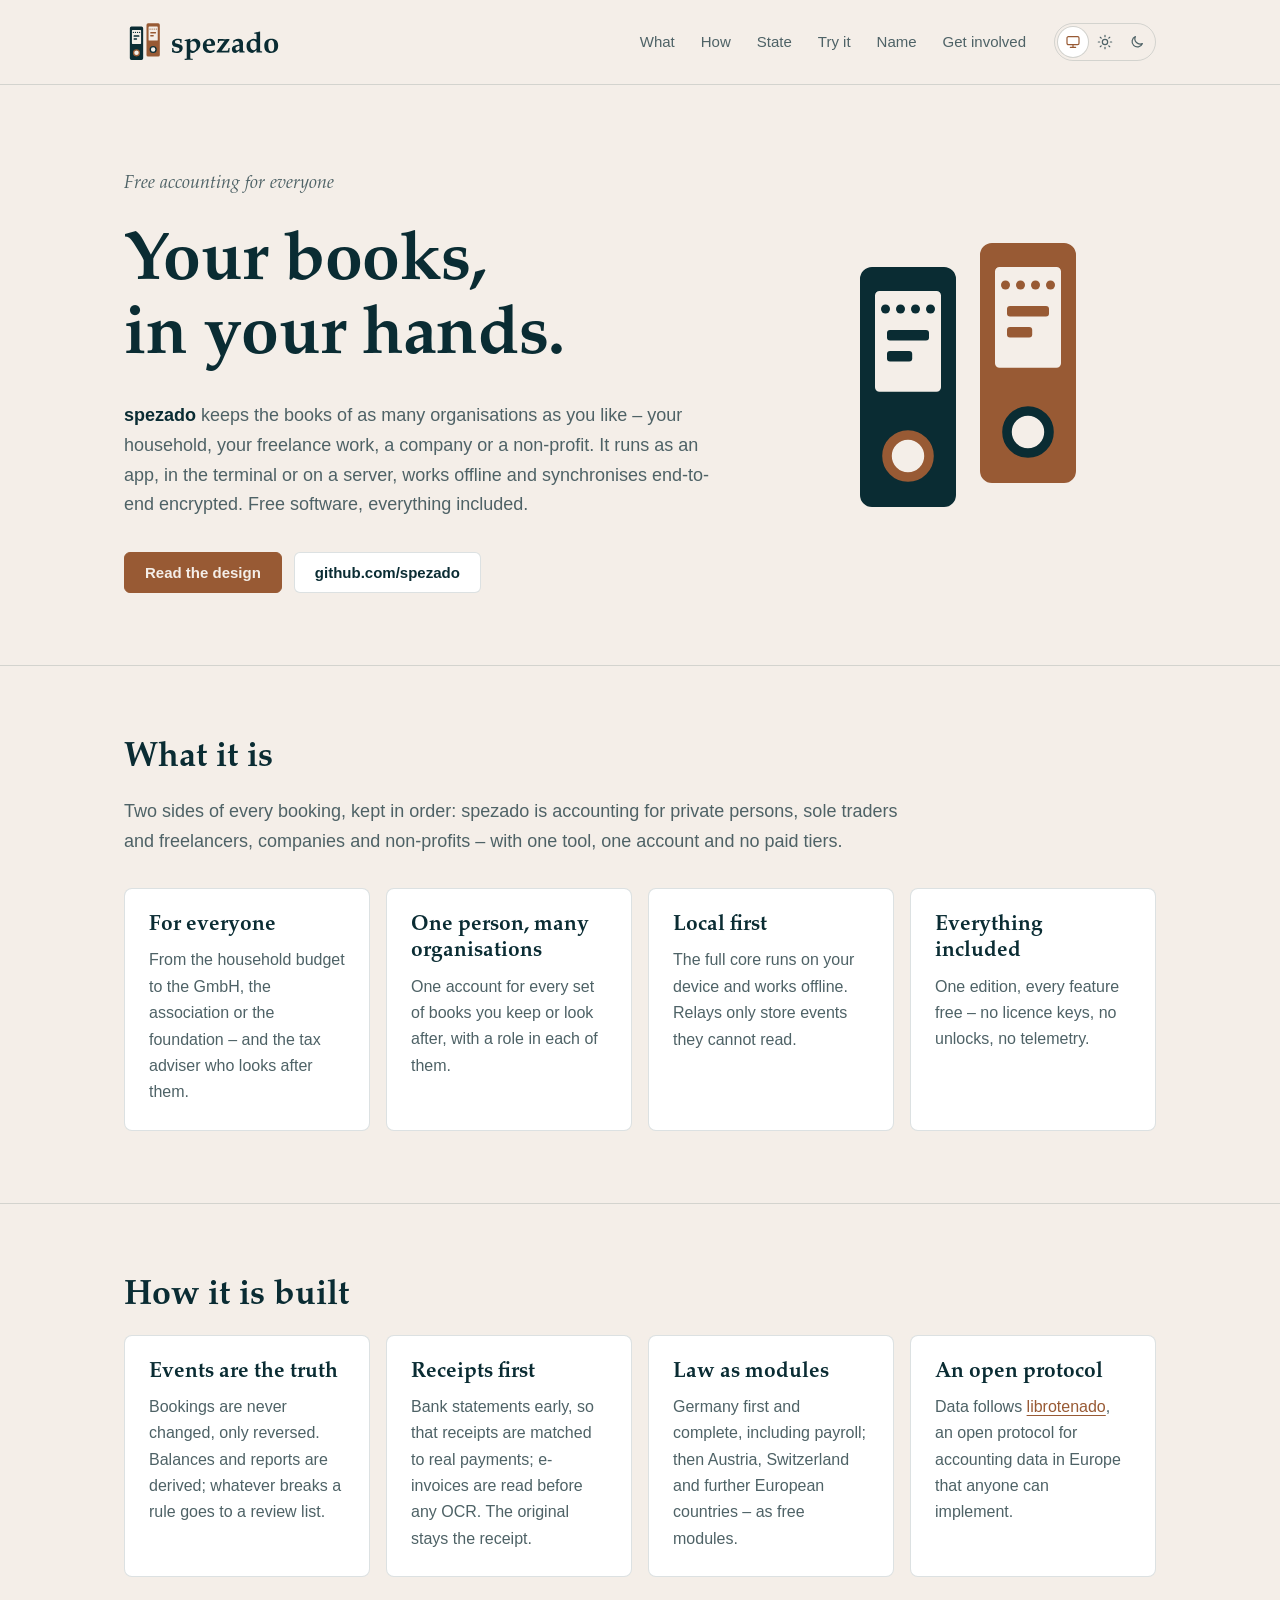
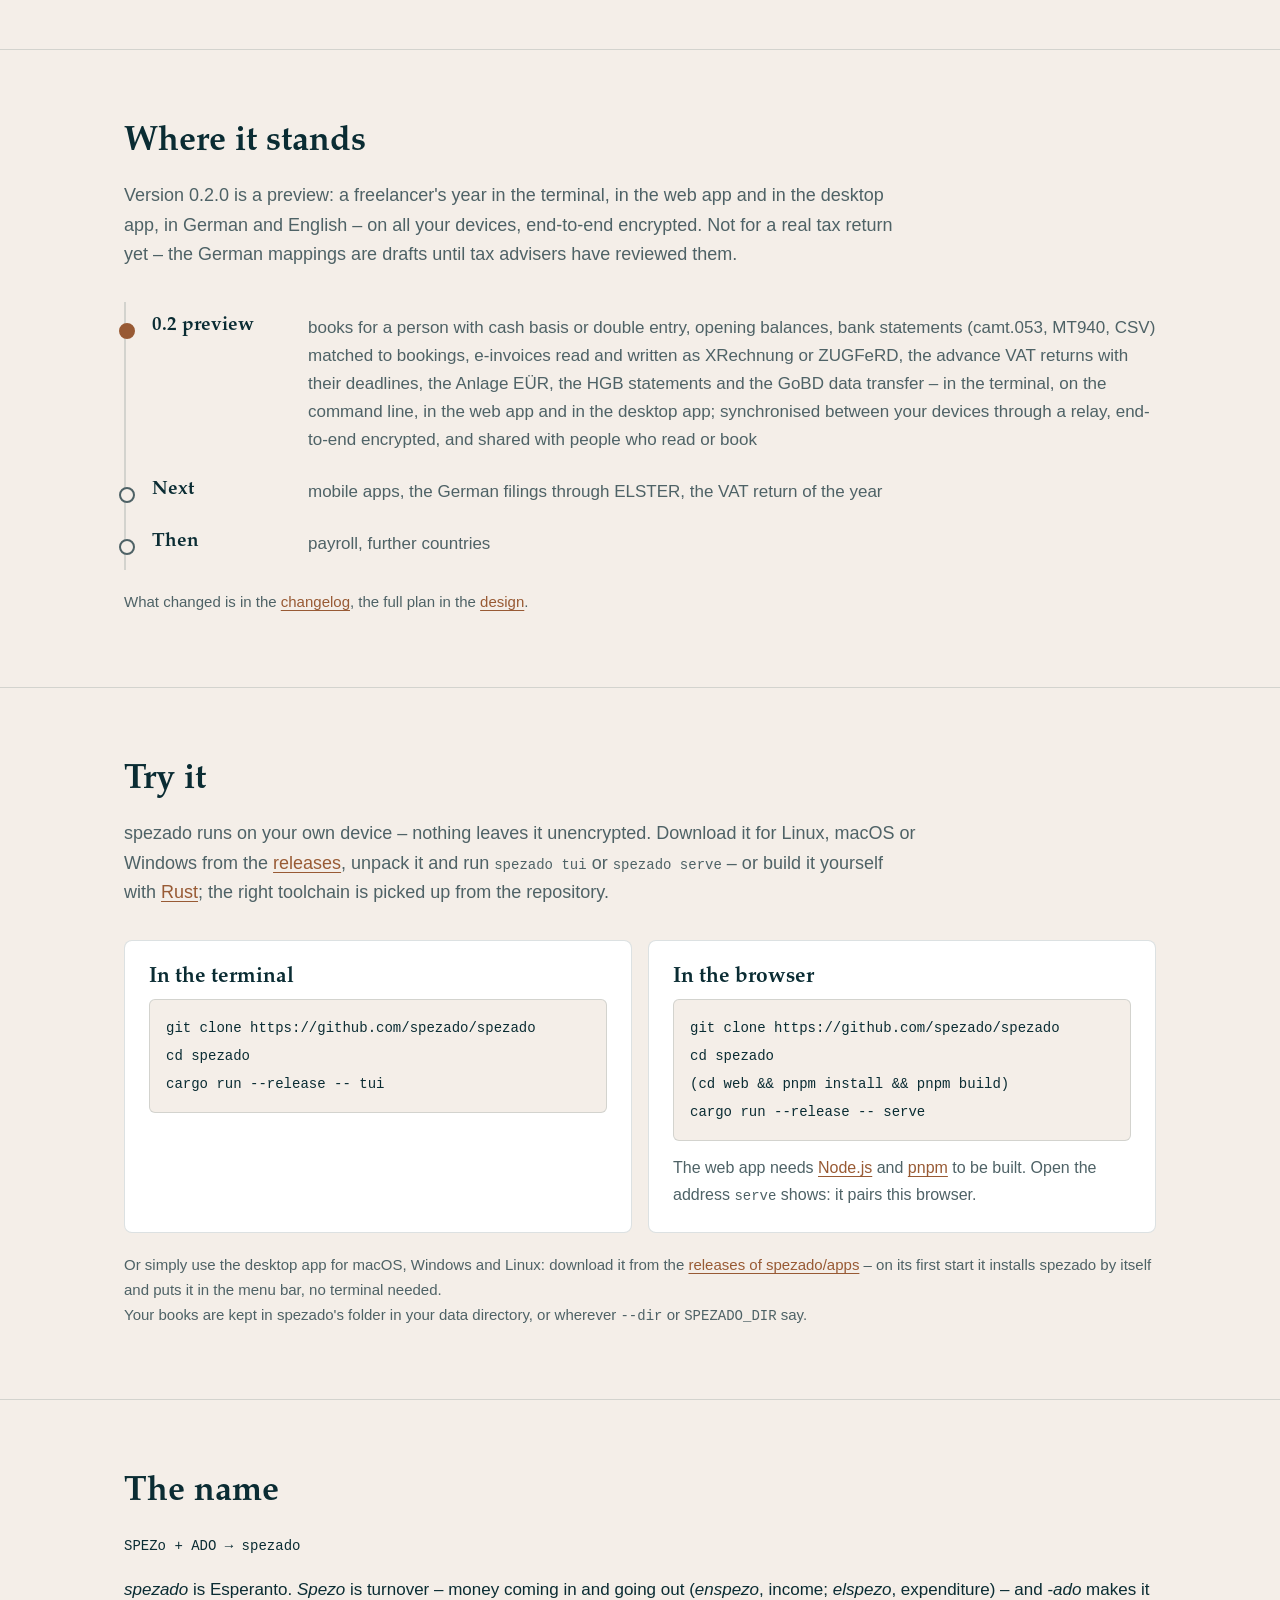
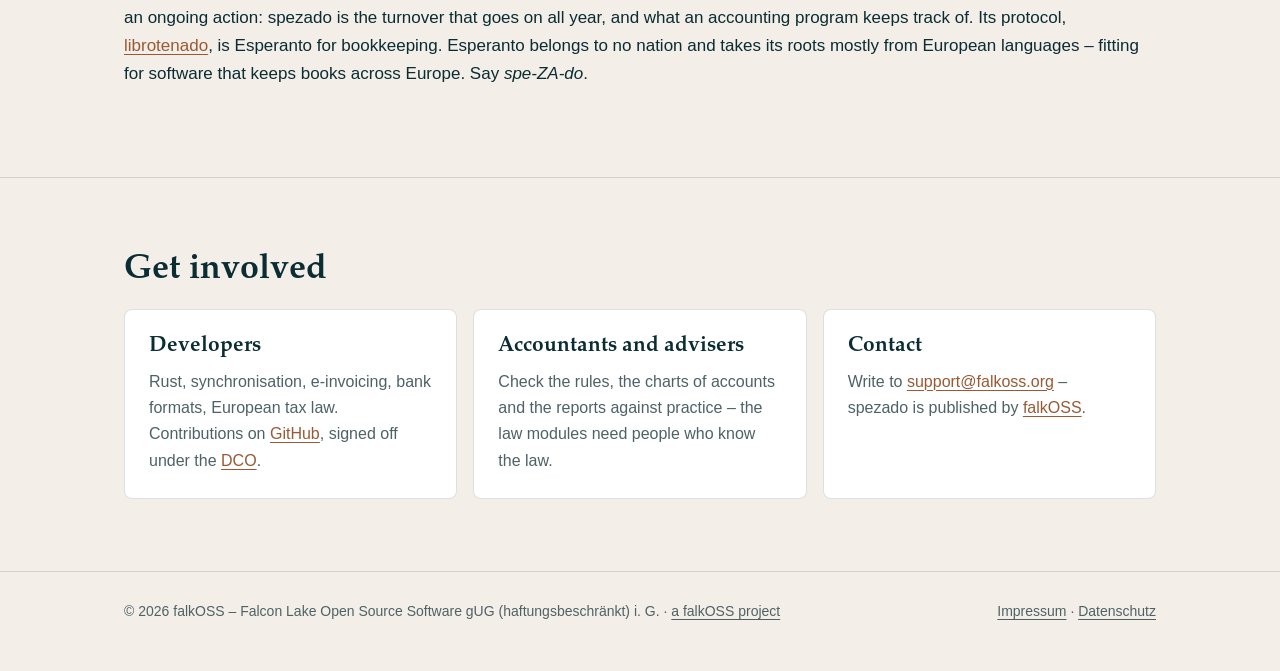
<file: index.html>
<!doctype html>
<html lang="en">
<head>
  <meta charset="utf-8">
  <meta name="viewport" content="width=device-width, initial-scale=1">
  <title>spezado – free accounting for everyone</title>
  <meta name="description" content="spezado is free accounting software for private finances, freelancers, companies and non-profits – local first, on an open protocol. A falkOSS project, available as a preview.">
  <meta name="theme-color" content="#F4EEE8" media="(prefers-color-scheme: light)">
  <meta name="theme-color" content="#071F25" media="(prefers-color-scheme: dark)">
  <meta name="color-scheme" content="light dark">
  <link rel="canonical" href="https://spezado.app/">
  <meta property="og:type" content="website">
  <meta property="og:url" content="https://spezado.app/">
  <meta property="og:site_name" content="spezado">
  <meta property="og:title" content="spezado – free accounting for everyone">
  <meta property="og:description" content="Free accounting for private finances, freelancers, companies and non-profits – local first, on an open protocol, everything included.">
  <meta property="og:image" content="https://spezado.app/social.png">
  <meta property="og:image:width" content="1280">
  <meta property="og:image:height" content="640">
  <meta name="twitter:card" content="summary_large_image">
  <link rel="icon" href="favicon.ico" sizes="any">
  <link rel="icon" href="favicon.svg" type="image/svg+xml">
  <link rel="apple-touch-icon" href="apple-touch-icon.png">
  <link rel="manifest" href="site.webmanifest">
  <link rel="preload" href="assets/fonts/Domitian-Bold.woff2" as="font" type="font/woff2" crossorigin>
  <link rel="stylesheet" href="style.css">
  <script>try { var t = localStorage.getItem("theme"); if (t === "light" || t === "dark") document.documentElement.dataset.theme = t; } catch (e) {}</script>
  <script src="theme.js" defer></script>
</head>
<body>
  <header>
    <div class="wrap">
      <a class="home" href="./" aria-label="spezado home">
        <img class="on-light" src="assets/spezado-lockup-on-light.svg" alt="spezado" width="157" height="44">
        <img class="on-dark" src="assets/spezado-lockup-on-dark.svg" alt="spezado" width="157" height="44">
      </a>
      <div class="right">
        <nav>
          <a href="#what">What</a>
          <a href="#how">How</a>
          <a href="#state">State</a>
          <a href="#try">Try it</a>
          <a href="#name">Name</a>
          <a href="#involved">Get involved</a>
        </nav>
        <div class="theme" role="group" aria-label="Colour scheme" hidden>
          <button type="button" data-set-theme="system" aria-pressed="true" title="Like the system">
            <svg viewBox="0 0 24 24" aria-hidden="true"><rect x="3" y="4" width="18" height="12" rx="2"/><path d="M8 20h8M12 16v4"/></svg><span class="sr">Like the system</span>
          </button>
          <button type="button" data-set-theme="light" aria-pressed="false" title="Light">
            <svg viewBox="0 0 24 24" aria-hidden="true"><circle cx="12" cy="12" r="4"/><path d="M12 2v2M12 20v2M4.9 4.9l1.4 1.4M17.7 17.7l1.4 1.4M2 12h2M20 12h2M4.9 19.1l1.4-1.4M17.7 6.3l1.4-1.4"/></svg><span class="sr">Light</span>
          </button>
          <button type="button" data-set-theme="dark" aria-pressed="false" title="Dark">
            <svg viewBox="0 0 24 24" aria-hidden="true"><path d="M20 14.5A8 8 0 0 1 9.5 4a8 8 0 1 0 10.5 10.5z"/></svg><span class="sr">Dark</span>
          </button>
        </div>
      </div>
    </div>
  </header>

  <main>
    <div class="hero">
      <div class="wrap">
        <div>
          <p class="kicker">Free accounting for everyone</p>
          <h1>Your books,<br>in your hands.</h1>
          <p><strong>spezado</strong> keeps the books of as many organisations as you like – your household, your
            freelance work, a company or a non-profit. It runs as an app, in the terminal or on a server, works
            offline and synchronises end-to-end encrypted. Free software, everything included.</p>
          <div class="buttons">
            <a class="button primary" href="https://github.com/spezado/spezado/blob/main/docs/spec.md">Read the design</a>
            <a class="button" href="https://github.com/spezado">github.com/spezado</a>
          </div>
        </div>
        <div class="mark">
          <img class="on-light" src="assets/spezado-mark-on-light.svg" alt="" width="300" height="300">
          <img class="on-dark" src="assets/spezado-mark-on-dark.svg" alt="" width="300" height="300">
        </div>
      </div>
    </div>

    <section id="what">
      <div class="wrap">
        <h2>What it is</h2>
        <p class="lead">Two sides of every booking, kept in order: spezado is accounting for private persons, sole
          traders and freelancers, companies and non-profits – with one tool, one account and no paid tiers.</p>
        <div class="grid">
          <div class="cell"><h3>For everyone</h3><p>From the household budget to the GmbH, the association or the foundation – and the tax adviser who looks after them.</p></div>
          <div class="cell"><h3>One person, many organisations</h3><p>One account for every set of books you keep or look after, with a role in each of them.</p></div>
          <div class="cell"><h3>Local first</h3><p>The full core runs on your device and works offline. Relays only store events they cannot read.</p></div>
          <div class="cell"><h3>Everything included</h3><p>One edition, every feature free – no licence keys, no unlocks, no telemetry.</p></div>
        </div>
      </div>
    </section>

    <section id="how">
      <div class="wrap">
        <h2>How it is built</h2>
        <div class="grid">
          <div class="cell"><h3>Events are the truth</h3><p>Bookings are never changed, only reversed. Balances and reports are derived; whatever breaks a rule goes to a review list.</p></div>
          <div class="cell"><h3>Receipts first</h3><p>Bank statements early, so that receipts are matched to real payments; e-invoices are read before any OCR. The original stays the receipt.</p></div>
          <div class="cell"><h3>Law as modules</h3><p>Germany first and complete, including payroll; then Austria, Switzerland and further European countries – as free modules.</p></div>
          <div class="cell"><h3>An open protocol</h3><p>Data follows <a href="https://github.com/librotenado/librotenado">librotenado</a>, an open protocol for accounting data in Europe that anyone can implement.</p></div>
        </div>
      </div>
    </section>

    <section id="state">
      <div class="wrap">
        <h2>Where it stands</h2>
        <p class="lead">Version 0.2.0 is a preview: a freelancer's year in the terminal, in the web app and in the desktop
          app, in German and English – on all your devices, end-to-end encrypted. Not for a real tax return yet – the
          German mappings are drafts until tax advisers have reviewed them.</p>
        <ol class="steps">
          <li class="now"><span class="name">0.2 preview</span><span class="what">books for a person with cash basis or double entry, opening balances, bank statements (camt.053, MT940, CSV) matched to bookings, e-invoices read and written as XRechnung or ZUGFeRD, the advance VAT returns with their deadlines, the Anlage EÜR, the HGB statements and the GoBD data transfer – in the terminal, on the command line, in the web app and in the desktop app; synchronised between your devices through a relay, end-to-end encrypted, and shared with people who read or book</span></li>
          <li><span class="name">Next</span><span class="what">mobile apps, the German filings through ELSTER, the VAT return of the year</span></li>
          <li><span class="name">Then</span><span class="what">payroll, further countries</span></li>
        </ol>
        <p class="note">What changed is in the <a href="https://github.com/spezado/spezado/blob/main/CHANGELOG.md">changelog</a>, the full plan in the <a href="https://github.com/spezado/spezado/blob/main/docs/spec.md">design</a>.</p>
      </div>
    </section>

    <section id="try">
      <div class="wrap">
        <h2>Try it</h2>
        <p class="lead">spezado runs on your own device – nothing leaves it unencrypted. Download it for Linux, macOS or
          Windows from the <a href="https://github.com/spezado/spezado/releases">releases</a>, unpack it and
          run <code>spezado tui</code> or <code>spezado serve</code> – or build it yourself with
          <a href="https://rustup.rs">Rust</a>; the right toolchain is picked up from the repository.</p>
        <div class="grid two">
          <div class="cell">
            <h3>In the terminal</h3>
<pre><code>git clone https://github.com/spezado/spezado
cd spezado
cargo run --release -- tui</code></pre>
          </div>
          <div class="cell">
            <h3>In the browser</h3>
<pre><code>git clone https://github.com/spezado/spezado
cd spezado
(cd web &amp;&amp; pnpm install &amp;&amp; pnpm build)
cargo run --release -- serve</code></pre>
            <p>The web app needs <a href="https://nodejs.org">Node.js</a> and <a href="https://pnpm.io">pnpm</a> to be built. Open the address <code>serve</code> shows: it pairs this browser.</p>
          </div>
        </div>
        <p class="note">Or simply use the desktop app for macOS, Windows and Linux: download it from the
          <a href="https://github.com/spezado/apps/releases">releases of spezado/apps</a> – on its first start it installs
          spezado by itself and puts it in the menu bar, no terminal needed.</p>
        <p class="note">Your books are kept in spezado's folder in your data directory, or wherever <code>--dir</code> or <code>SPEZADO_DIR</code> say.</p>
      </div>
    </section>

    <section id="name">
      <div class="wrap">
        <h2>The name</h2>
        <p><code>SPEZo + ADO → spezado</code></p>
        <p><em>spezado</em> is Esperanto. <em>Spezo</em> is turnover – money coming in and going out (<em>enspezo</em>,
          income; <em>elspezo</em>, expenditure) – and <em>-ado</em> makes it an ongoing action: spezado is the turnover
          that goes on all year, and what an accounting program keeps track of. Its protocol,
          <a href="https://librotenado.org">librotenado</a>, is Esperanto for bookkeeping. Esperanto belongs to no
          nation and takes its roots mostly from European languages – fitting for software that keeps books across
          Europe. Say <em>spe-ZA-do</em>.</p>
      </div>
    </section>

    <section id="involved">
      <div class="wrap">
        <h2>Get involved</h2>
        <div class="grid three">
          <div class="cell"><h3>Developers</h3><p>Rust, synchronisation, e-invoicing, bank formats, European tax law. Contributions on <a href="https://github.com/spezado">GitHub</a>, signed off under the <a href="https://developercertificate.org">DCO</a>.</p></div>
          <div class="cell"><h3>Accountants and advisers</h3><p>Check the rules, the charts of accounts and the reports against practice – the law modules need people who know the law.</p></div>
          <div class="cell"><h3>Contact</h3><p>Write to <a href="mailto:support@falkoss.org">support@falkoss.org</a> – spezado is published by <a href="https://falkoss.org">falkOSS</a>.</p></div>
        </div>
      </div>
    </section>
  </main>

  <footer>
    <div class="wrap">
      <span>© 2026 falkOSS – Falcon Lake Open Source Software gUG (haftungsbeschränkt) i. G. · <a href="https://falkoss.org">a falkOSS project</a></span>
      <span><a href="https://falkoss.org/impressum.html">Impressum</a> · <a href="https://falkoss.org/datenschutz.html">Datenschutz</a></span>
    </div>
  </footer>
</body>
</html>
</file>
<file: style.css>
/* SPDX-License-Identifier: AGPL-3.0-or-later */
/* spezado – one page. Colours from spezado/brand: deep-sea petrol and copper bronze as equals, paper in
   light mode, night in dark mode. Light or dark follows the system unless the visitor picks one (theme.js sets
   data-theme on <html>). Headings in Domitian (bundled, OFL-1.1), body text in the system font – nothing is loaded
   from elsewhere. */

@font-face { font-family: "Domitian"; src: url("assets/fonts/Domitian-Roman.woff2") format("woff2"); font-weight: 400; font-style: normal; font-display: swap; }
@font-face { font-family: "Domitian"; src: url("assets/fonts/Domitian-Italic.woff2") format("woff2"); font-weight: 400; font-style: italic; font-display: swap; }
@font-face { font-family: "Domitian"; src: url("assets/fonts/Domitian-Bold.woff2") format("woff2"); font-weight: 700; font-style: normal; font-display: swap; }

:root {
  --bg: #F4EEE8;        /* paper */
  --surface: #FFFFFF;
  --text: #0A2C33;      /* ink */
  --muted: #4E6266;
  --accent: #985A34;    /* copper bronze */
  --on-accent: #F4EEE8;
  --line: rgba(10, 44, 51, 0.14);
  --serif: "Domitian", Palatino, "Palatino Linotype", "Book Antiqua", Georgia, serif;
  --sans: -apple-system, BlinkMacSystemFont, "Segoe UI", Roboto, "Helvetica Neue", Arial, sans-serif;
  color-scheme: light;
}

/* dark: chosen by the visitor, or by the system when nothing is chosen (the two blocks must stay the same) */
:root[data-theme="dark"] {
  --bg: #071F25;      /* night */
  --surface: #0D2A31;
  --text: #F4EEE8;
  --muted: #9FB2B4;
  --accent: #D59A70;  /* copper bronze light */
  --on-accent: #071F25;
  --line: rgba(244, 238, 232, 0.14);
  color-scheme: dark;
}

@media (prefers-color-scheme: dark) {
  :root:not([data-theme="light"]) {
    --bg: #071F25;
    --surface: #0D2A31;
    --text: #F4EEE8;
    --muted: #9FB2B4;
    --accent: #D59A70;
    --on-accent: #071F25;
    --line: rgba(244, 238, 232, 0.14);
    color-scheme: dark;
  }
}

/* artwork for light and dark – one of each pair is shown */
.on-dark { display: none; }
:root[data-theme="dark"] .on-light { display: none; }
:root[data-theme="dark"] .on-dark { display: inline; }
@media (prefers-color-scheme: dark) {
  :root:not([data-theme="light"]) .on-light { display: none; }
  :root:not([data-theme="light"]) .on-dark { display: inline; }
}

* { box-sizing: border-box; }
html { scroll-behavior: smooth; }
body { margin: 0; color: var(--text); background: var(--bg); font: 17px/1.65 var(--sans); -webkit-font-smoothing: antialiased; }
a { color: var(--accent); text-decoration: underline; text-decoration-thickness: 1px; text-underline-offset: 3px; }
a:hover { text-decoration-thickness: 2px; }
::selection { background: var(--accent); color: var(--on-accent); }
:focus-visible { outline: 2px solid var(--accent); outline-offset: 3px; }
.wrap { max-width: 1080px; margin: 0 auto; padding: 0 24px; }

/* header */
header { padding: 20px 0; border-bottom: 1px solid var(--line); }
header .wrap { display: flex; align-items: center; justify-content: space-between; gap: 24px; }
header .home { display: block; line-height: 0; }
header .home img { height: 44px; width: auto; }
header .right { display: flex; align-items: center; gap: 28px; }
nav { display: flex; gap: 26px; font-size: 15px; }
nav a { color: var(--muted); text-decoration: none; }
nav a:hover { color: var(--text); }

/* theme switch: system, light, dark */
.theme { display: flex; gap: 2px; padding: 3px; border: 1px solid var(--line); border-radius: 999px; }
.theme[hidden] { display: none; }
.theme button { appearance: none; display: grid; place-items: center; width: 30px; height: 30px; padding: 0; border: 0; border-radius: 999px; background: none; color: var(--muted); cursor: pointer; }
.theme button:hover { color: var(--text); }
.theme button[aria-pressed="true"] { background: var(--surface); color: var(--accent); box-shadow: 0 0 0 1px var(--line); }
.theme svg { width: 16px; height: 16px; fill: none; stroke: currentColor; stroke-width: 1.8; stroke-linecap: round; stroke-linejoin: round; }
.sr { position: absolute; width: 1px; height: 1px; overflow: hidden; clip-path: inset(50%); white-space: nowrap; }

/* hero */
.hero { padding: 88px 0 72px; }
.hero .wrap { display: grid; grid-template-columns: 1.6fr 1fr; gap: 56px; align-items: center; }
.kicker { font: italic 400 22px/1.3 var(--serif); color: var(--accent); margin: 0 0 14px; }
.hero h1 { font: 700 clamp(40px, 6vw, 68px)/1.08 var(--serif); margin: 0 0 26px; letter-spacing: -0.01em; }
.hero p { color: var(--muted); font-size: 18px; margin: 0 0 32px; max-width: 34em; }
.hero p strong { color: var(--text); }
.hero .mark { justify-self: center; }
.hero .mark img { width: 100%; max-width: 300px; height: auto; }
.buttons { display: flex; flex-wrap: wrap; gap: 12px; }
.button { display: inline-block; padding: 11px 20px; border: 1px solid var(--line); border-radius: 6px; font: 600 15px var(--sans); color: var(--text); background: var(--surface); text-decoration: none; }
.button.primary { background: var(--accent); border-color: var(--accent); color: var(--on-accent); }
.button:hover { border-color: var(--accent); }

/* sections */
section { padding: 72px 0; border-top: 1px solid var(--line); }
section h2 { font: 700 34px/1.2 var(--serif); margin: 0 0 18px; }
.lead { color: var(--muted); max-width: 44em; margin: 0 0 32px; font-size: 18px; }
.grid { display: grid; grid-template-columns: repeat(4, 1fr); gap: 16px; }
.grid.three { grid-template-columns: repeat(3, 1fr); }
.grid.two { grid-template-columns: repeat(2, 1fr); }
@media (max-width: 1000px) { .grid { grid-template-columns: repeat(2, 1fr); } }
.cell { min-width: 0; background: var(--surface); border: 1px solid var(--line); border-radius: 8px; padding: 24px; }
.cell h3 { margin: 0 0 8px; font: 700 21px/1.25 var(--serif); }
.cell p { margin: 0; color: var(--muted); font-size: 16px; }
.cell pre { margin: 0 0 14px; padding: 14px 16px; overflow-x: auto; border: 1px solid var(--line); border-radius: 6px; background: var(--bg); }
code { font: 14px/1.6 ui-monospace, SFMono-Regular, Menlo, Consolas, monospace; }

/* state */
.steps { list-style: none; margin: 0 0 20px; padding: 0; border-left: 2px solid var(--line); }
.steps li { position: relative; display: grid; grid-template-columns: 140px 1fr; gap: 16px; padding: 12px 0 12px 26px; }
.steps li::before { content: ""; position: absolute; left: -7px; top: 21px; width: 12px; height: 12px; border-radius: 50%; background: var(--bg); border: 2px solid var(--muted); }
.steps li.now::before { background: var(--accent); border-color: var(--accent); }
.steps .name { font: 700 19px var(--serif); }
.steps .what { color: var(--muted); }
.note { color: var(--muted); font-size: 15px; margin: 0; }
.grid + .note { margin-top: 20px; }

/* footer */
footer { border-top: 1px solid var(--line); padding: 28px 0 48px; color: var(--muted); font-size: 14px; }
footer .wrap { display: flex; flex-wrap: wrap; justify-content: space-between; gap: 12px; }
footer a { color: var(--muted); }
footer a:hover { color: var(--text); }

/* 404 */
.page { padding-top: 56px; padding-bottom: 80px; }
.page > * { max-width: 760px; }
.page h1 { font: 700 40px var(--serif); margin: 0 0 20px; }
.page p { color: var(--muted); }

@media (max-width: 760px) {
  .hero { padding: 48px 0 56px; }
  .hero .wrap { grid-template-columns: 1fr; gap: 28px; }
  .hero .mark { order: -1; justify-self: start; }
  .hero .mark img { max-width: 120px; }
  nav { display: none; }
  .grid, .grid.three, .grid.two { grid-template-columns: 1fr; }
  .steps li { grid-template-columns: 1fr; gap: 2px; }
}
</file>
